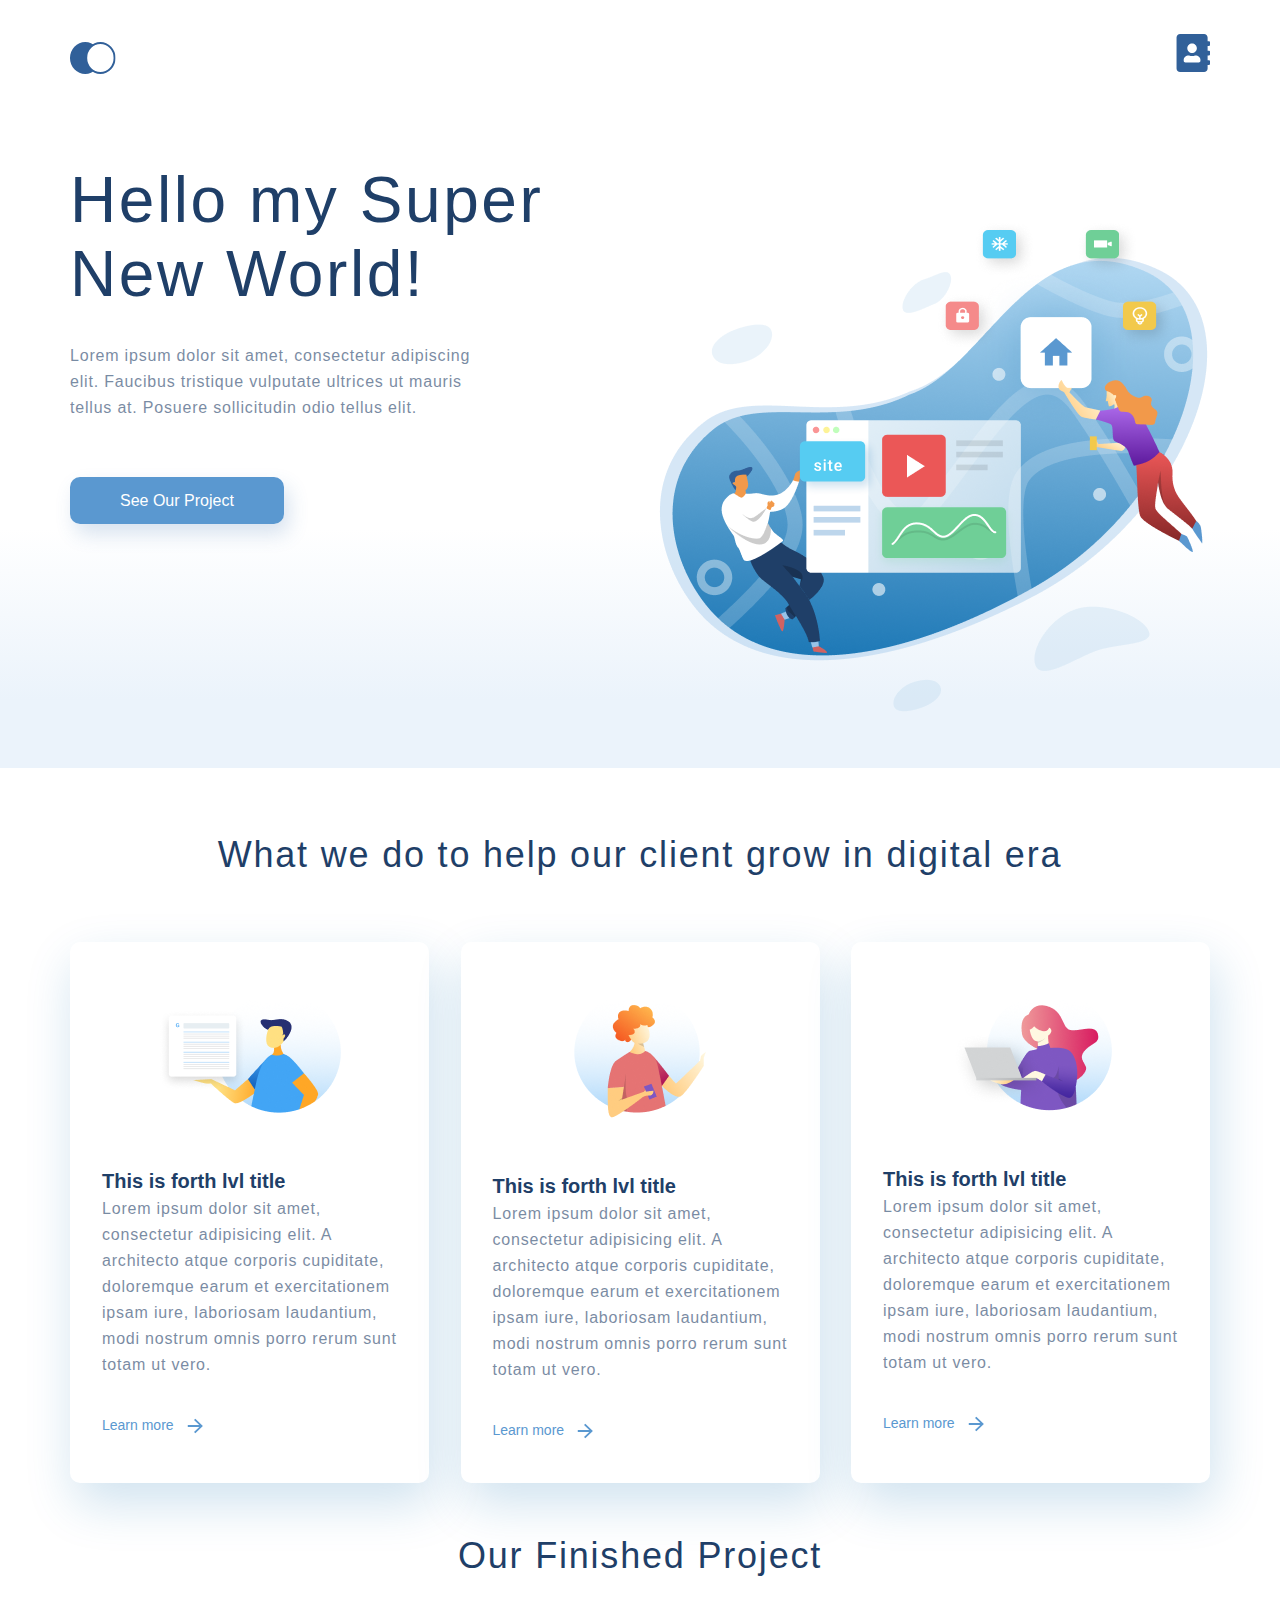
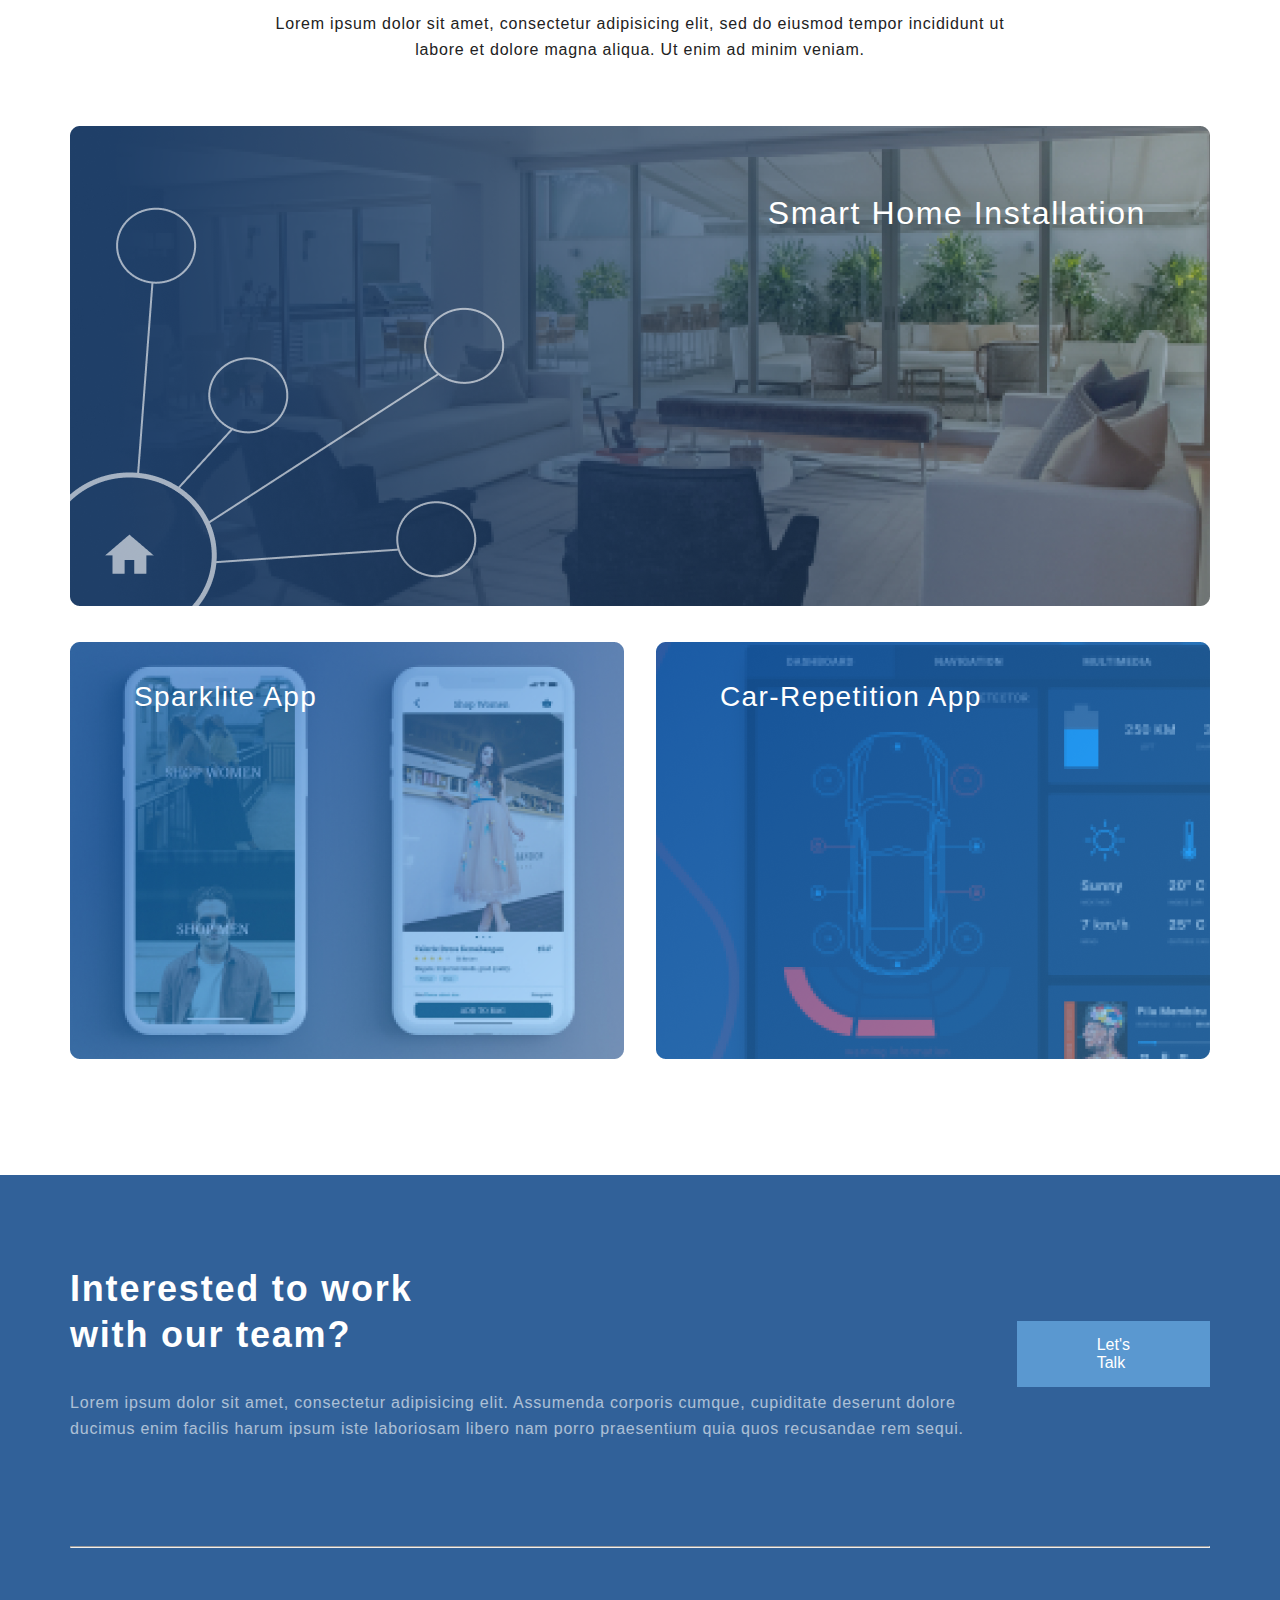
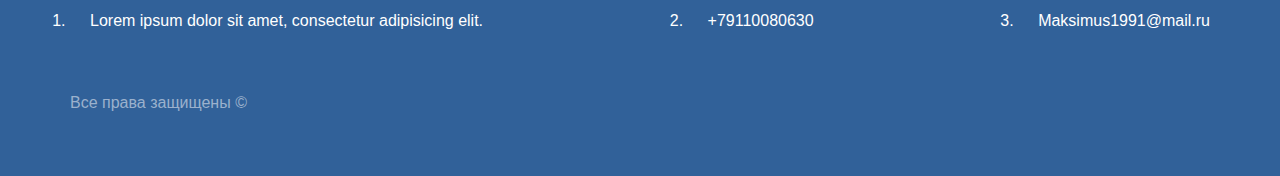
<file: index.html>
<!doctype html>
<html lang="en">

<head>
    <meta charset="UTF-8">
    <meta name="viewport"
          content="width=device-width, user-scalable=no, initial-scale=1.0, maximum-scale=1.0, minimum-scale=1.0">
    <meta http-equiv="X-UA-Compatible" content="ie=edge">

    <link rel="stylesheet" href="css/common.css">
    <link rel="stylesheet" href="css/common.media.css">
    <link rel="stylesheet" href="css/main-page.css">
    <link rel="stylesheet" href="css/main-page.media.css">
    <link rel="preconnect" href="https://fonts.gstatic.com">

    <title lang="ru">Main page</title>
</head>

<body>
    <div class="main-page page-wrapper">
        <div class="top">
            <div class="container top-container">
                <div id="header">
                    <div class="header-container">
                        <a class="logo" href="#"><img src="img/logo.svg" alt="logo"></a>

                        <div id="main-menu">
                            <ul class="main-menu-ul">
                                <li class="menu-item">
                                    <a href="contacts.html" lang="ru">
                                        <img src="img/contacts.svg" alt="Contacts">
                                    </a>
                                </li>
                            </ul>
                        </div>
                    </div>
                </div>

                <div id="content-block1">
                    <div id="about-us">
                        <h1 class="h1-title h1-title-index text">Hello my Super New World!</h1>

                        <p class="some-lorem-text text">Lorem ipsum dolor sit amet, consectetur adipiscing elit.
                            Faucibus tristique vulputate ultrices ut mauris tellus at.
                            Posuere sollicitudin odio tellus elit.</p>

                        <a href="#our-finished-project" class="text see-our-project">See Our Project</a>
                    </div>
                </div>
            </div>
        </div>

        <div id="content-block2 container">
            <div class="container">
                <h3 class="h3-title our-help-title text">What we do to help our client grow in digital era</h3>

                <div id="our-help">
                    <div class="our-help-item">
                        <div class="our-help-item-header">
                            <img src="img/our-help-item1-img.png" alt="There will be image">
                        </div>
                        <div class="our-help-item-content">
                            <h4 class="h4-title h4-title-index text">This is forth lvl title</h4>

                            <p class="some-lorem-text text">Lorem ipsum dolor sit amet, consectetur adipisicing elit.
                                A architecto atque corporis cupiditate, doloremque earum et exercitationem ipsam iure,
                                laboriosam laudantium, modi nostrum omnis porro rerum sunt totam ut vero.</p>
                        </div>
                        <div class="our-help-item-footer">
                            <a class="learn-more" href="#">Learn more</a>
                        </div>
                    </div>

                    <div class="our-help-item">
                        <div class="our-help-item-header">
                            <img src="img/our-help-item2-img.png" alt="There will be image">
                        </div>
                        <div class="our-help-item-content">
                            <h4 class="h4-title h4-title-index text">This is forth lvl title</h4>

                            <p class="some-lorem-text text">Lorem ipsum dolor sit amet, consectetur adipisicing elit.
                                A architecto atque corporis cupiditate, doloremque earum et exercitationem ipsam iure,
                                laboriosam laudantium, modi nostrum omnis porro rerum sunt totam ut vero.</p>
                        </div>
                        <div class="our-help-item-footer">
                            <a class="learn-more" href="#">Learn more</a>
                        </div>
                    </div>

                    <div class="our-help-item">
                        <div class="our-help-item-header">
                            <img src="img/our-help-item3-img.png" alt="There will be image">
                        </div>
                        <div class="our-help-item-content">
                            <h4 class="h4-title h4-title-index text">This is forth lvl title</h4>

                            <p class="some-lorem-text text">Lorem ipsum dolor sit amet, consectetur adipisicing elit.
                                A architecto atque corporis cupiditate, doloremque earum et exercitationem ipsam iure,
                                laboriosam laudantium, modi nostrum omnis porro rerum sunt totam ut vero.</p>
                        </div>
                        <div class="our-help-item-footer">
                            <a class="learn-more" href="#">Learn more</a>
                        </div>
                    </div>
                </div>
            </div>
        </div>

        <div id="content-block3">
            <div class="container">
                <div id="our-finished-project">
                    <h3 class="h3-title  text">Our Finished Project</h3>

                    <p class="some-lorem-text text">Lorem ipsum dolor sit amet, consectetur adipisicing elit,
                        sed do eiusmod tempor incididunt ut labore et dolore magna aliqua. Ut enim ad minim veniam.</p>

                    <div class="smart-home our-finished-project-item">
                        <img src="img/smart-home-bg.png" alt="Smart Home Installation image">
                        <p class="our-finished-project-item-text text">Smart Home Installation</p>
                    </div>

                    <div class="sparklite-car">
                        <div class="sparklite-app our-finished-project-item">
                            <img src="img/sparklite-bg.png" alt="Sparklite App image">
                            <p class="our-finished-project-item-text text">Sparklite App</p>
                        </div>

                        <div class="car-repetition-app our-finished-project-item">
                            <img src="img/car-repetition-app-bg.png" alt="Car-Repetition App image">
                            <p class="our-finished-project-item-text text">Car-Repetition App</p>
                        </div>
                    </div>
                </div>
            </div>
        </div>

        <div id="footer">
            <div class="container">
                <div id="footer-work">
                    <div class="footer-work-left">
                        <h3 class="h3-title text">Interested to work with our team?</h3>
                        <p class="some-lorem-text text">Lorem ipsum dolor sit amet, consectetur adipisicing elit. Assumenda corporis cumque, cupiditate
                            deserunt dolore ducimus enim facilis harum ipsum iste laboriosam libero nam porro praesentium
                            quia quos recusandae rem sequi.</p>
                    </div>
                    <div class="footer-work-right">
                        <a href="#" class="lets-talk">Let's Talk</a>
                    </div>
                </div>

                <div class="hr">
                    <hr>
                </div>

                <div id="footer-contacts">
                    <ul class="footer-contacts-ul">
                        <li class="footer-contacts-item">
                            <p>Lorem ipsum dolor sit amet, consectetur adipisicing elit.</p>
                        </li>
                        <li class="footer-contacts-item">
                            <a href="tel:+79110080630">+79110080630</a>
                        </li>
                        <li class="footer-contacts-item">
                            <a href="mailto:Maksimus1991@mail.ru">Maksimus1991@mail.ru</a>
                        </li>
                    </ul>
                </div>

                <div id="footer-right">
                    <p lang="ru">Все права защищены &copy;</p>
                </div>
            </div>
        </div>
    </div>
</body>

</html>
</file>
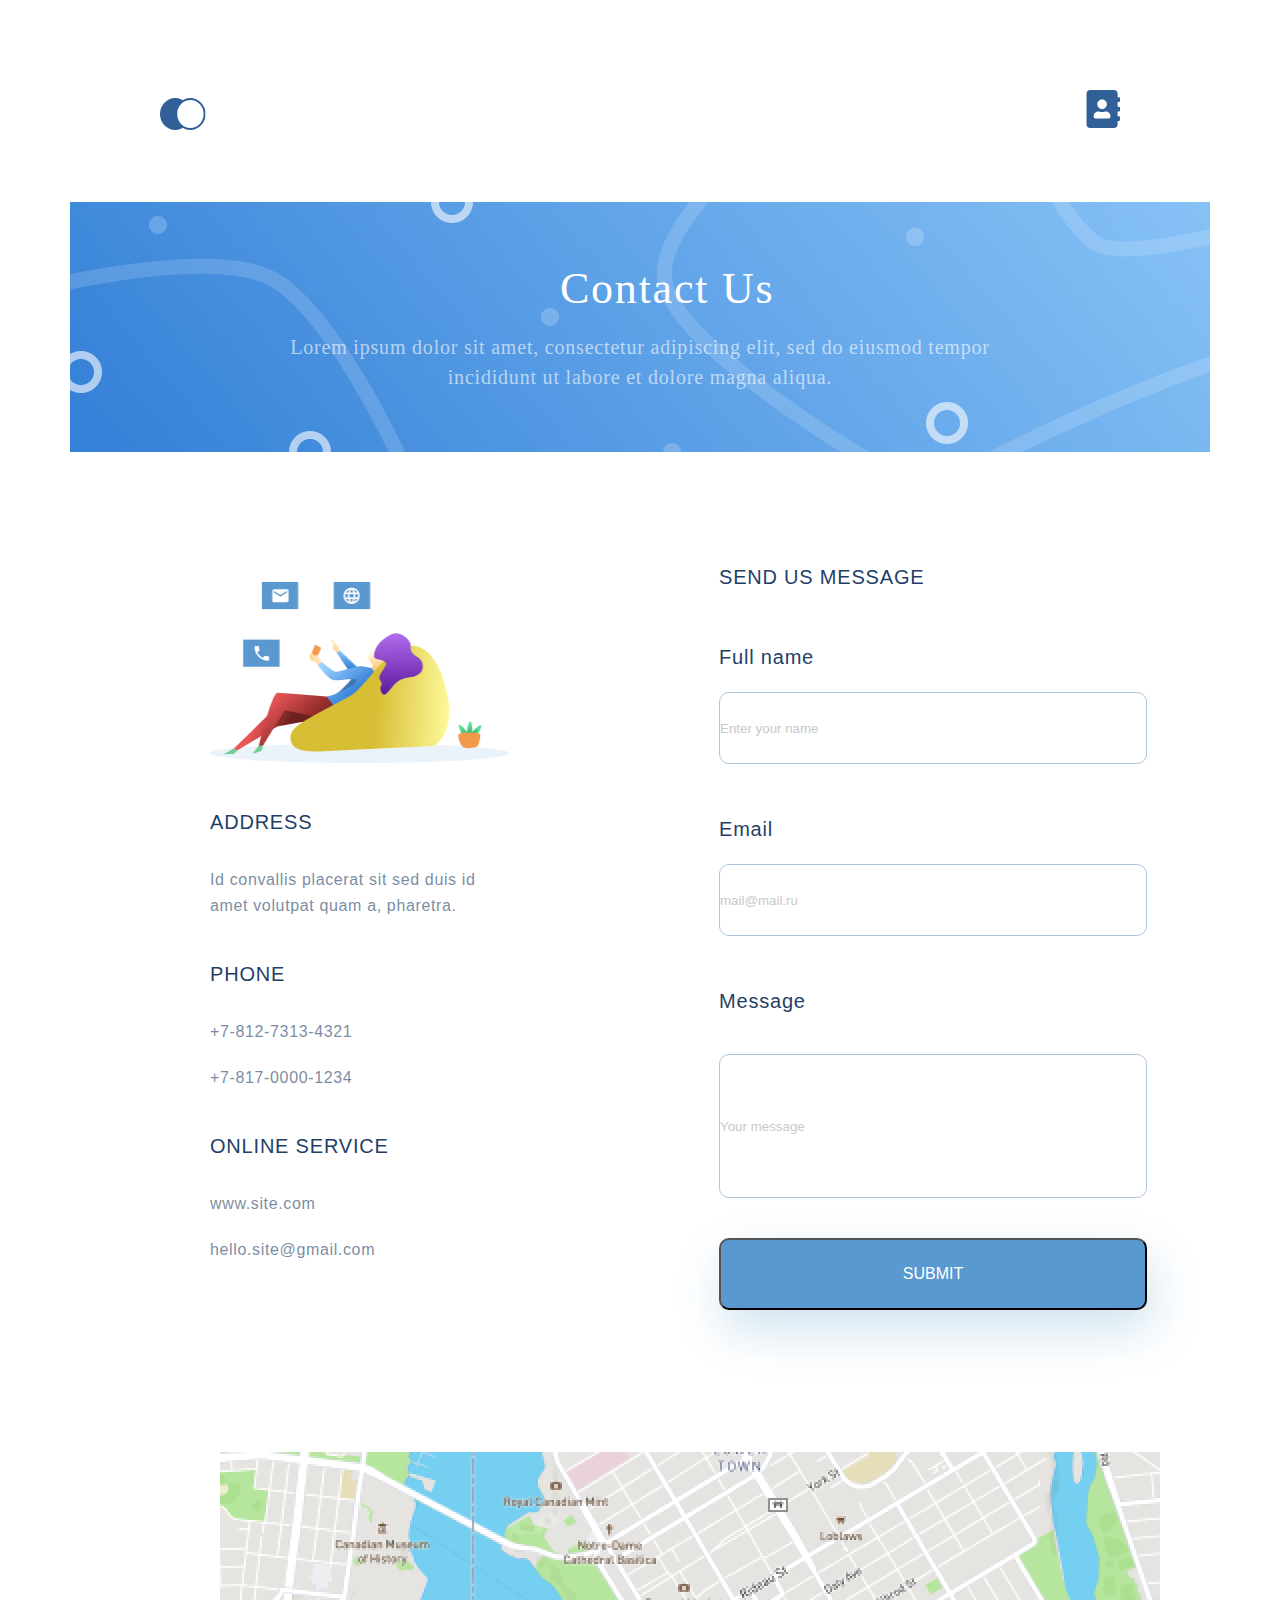
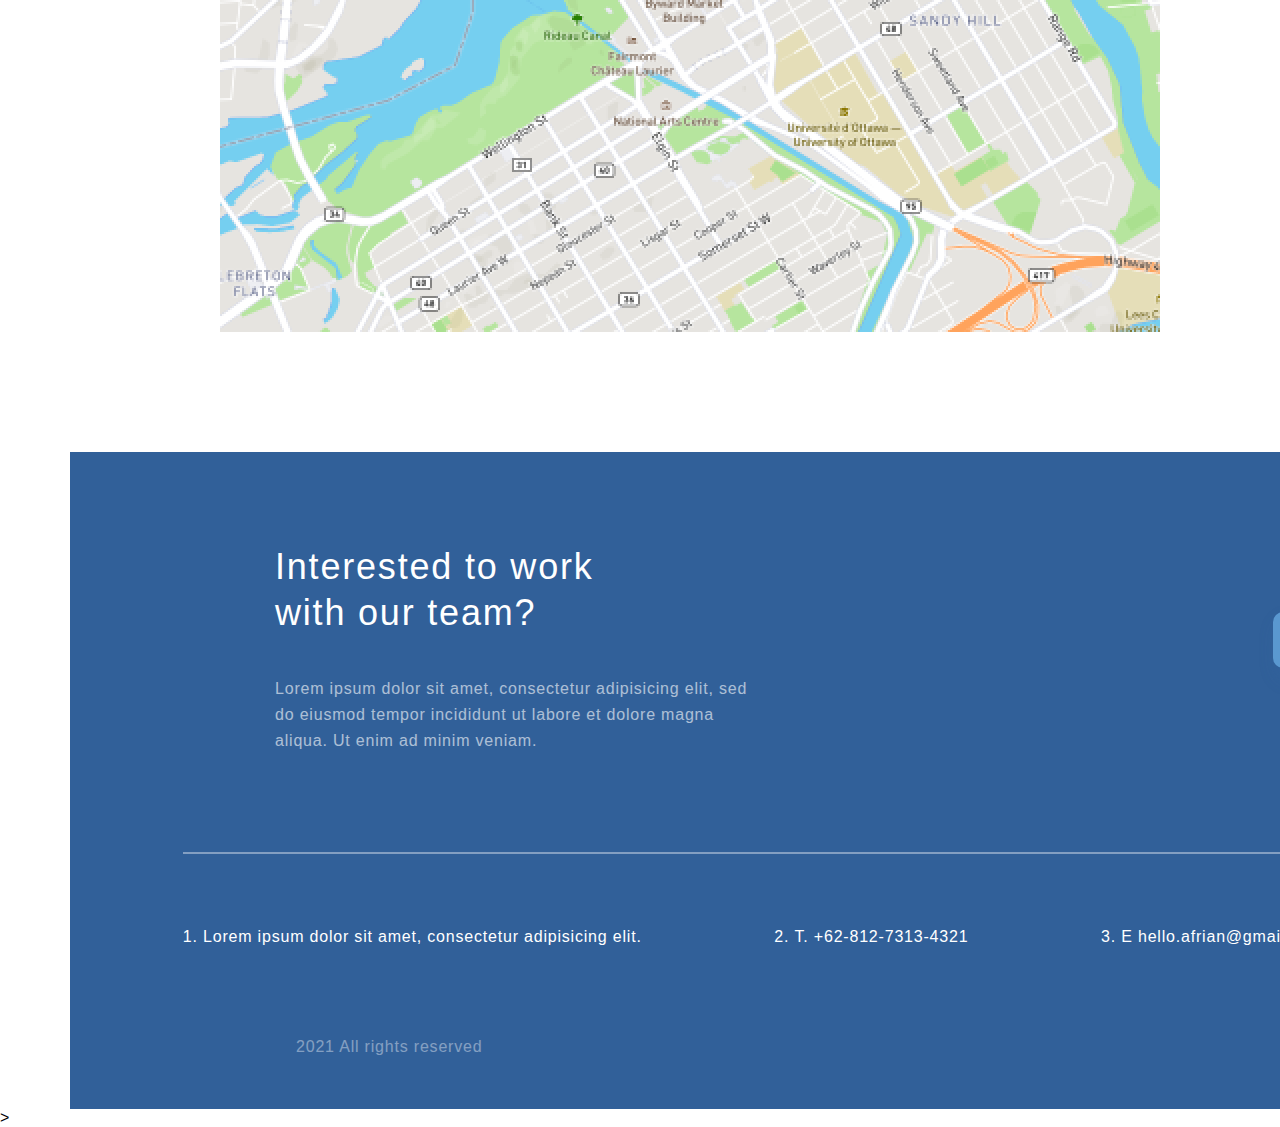
<file: contacts.html>
<!DOCTYPE html>
<html lang="en">

<head>
    <meta charset="UTF-8">
    <meta name="viewport" content="width=device-width, initial-scale=1.0">
    <meta http-equiv="X-UA-Compatible" content="ie=edge">
    <title>Document</title>
    <link rel="stylesheet" href="css/style.css">
</head>

<body>
    <div class="container">
        <ul class="header-list">
            <li> <a href="index.html"><img src="img/logo.svg" alt="logo"></a> </li>
            <li> <a href="contacts.html"><img src="img/contacts.svg" alt="contacts"></a> </li>
        </ul>
        <div class="contacts-header-wrapper">
            <div class="contacts-header">
                <h2 class="contacts-header2">Contact Us</h2>
                <p class="contactspage-paragraph">Lorem ipsum dolor sit amet, consectetur adipiscing elit, sed do
                    eiusmod
                    tempor incididunt ut labore
                    et dolore magna aliqua.</p>
            </div>
        </div>
        <div class="contacts-content-wrapper">
            <div class="contacts-content-item">
                <img src="img/contactspicture2.png" alt="photo" width="300" height="181">
                <h4 class="contacts-content-header4">ADDRESS</h4>
                <p class="contacts-content-paragraph1">Id convallis placerat sit sed duis id amet volutpat quam a,
                    pharetra.</p>
                <h4 class="contacts-content-header4">PHONE</h4>
                <p class="contacts-content-paragraph2">+7-812-7313-4321
                </p>
                <p class="contacts-content-paragraph2">+7-817-0000-1234</p>
                <h4 class="contacts-content-header4">ONLINE SERVICE</h4>
                <ul>
                    <p class="contacts-content-paragraph2">www.site.com</p>
                    <p class="contacts-content-paragraph2">hello.site@gmail.com</p>
                </ul>
            </div>
            <div class="contacts-content-form">
                <h4 class="contacts-form-header4">SEND US MESSAGE</h4>
                <p class="contacts-form-paragraph">Full name </p>
                <input class="entryfield" type="text" placeholder="Enter your name"><br>
                <p class="contacts-form-paragraph">Email</p>
                <input class="entryfield" type="email" placeholder="mail@mail.ru"><br>
                <p class="contacts-form-paragraph">Message</p>
                <br>
                <input class="entryfields" type="email" placeholder="Your message"><br>
                <button class="form" type="submit">Submit</button>
            </div>
        </div>
        <div class="maps container">
        </div>
        <div class="main-footer">
            <div class="container">
                <div class="main-footer-info-wrapper">
                    <div class="main-footer-info">
                        <div class="main-footer-info-text">
                            <h3 class="header3-footer">Interested to work with our team?</h3>
                            <p class="footer-paragraph">Lorem ipsum dolor sit amet, consectetur adipisicing elit, sed do
                                eiusmod tempor
                                incididunt ut labore et dolore magna aliqua. Ut enim ad minim veniam.
                            </p>
                        </div>
                        <div class="footer-button">
                            <a href="#" class="footer__button">Let's Talk</a>
                        </div>
                    </div>
                </div>
                <hr class="footer-hr">
                <div class="main-foorer-contacts">
                    <ol class="footer-list">
                        <li>Lorem ipsum dolor sit amet, consectetur adipisicing elit.</li>
                        <li>T. +62-812-7313-4321</li>
                        <li>E hello.afrian@gmail.com</li>
                    </ol>
                    <p class="main-footer-rights">2021 All rights reserved</p>
                </div>
            </div>
        </div>
    </div>>
</body>

</html>
</file>
<file: css/common.css>
/* Remove default padding */
ul[class],
ol[class] {
    padding: 0;
}

/* Remove default margin */
body,
h1,
h2,
h3,
h4,
p,
ul[class],
ol[class],
li,
figure,
figcaption,
blockquote,
dl,
dd {
    margin: 0;
}

html {
    font-family: 'Roboto', sans-serif;
}

.container {
    max-width: 1140px;
    margin: 0 auto;
    height: 100%;
}

.text {
    color: #1F3F68;
}

.some-lorem-text {
    font-size: 16px;
    font-weight: 400;
    line-height: 26px;
    letter-spacing: 0.05em;
    opacity: 0.6;
}

.h1-title {
    font-size: 64px;
    color: #1f3f68;
}

.h3-title {
    font-size: 36px;
    text-align: center;
}

.h4-title {
    font-size: 20px;
    line-height: 30px;
    color: #1F3F68;
}

#header {
    margin: 34px 0 77px 0;
}

.header-container {
    display: flex;
    justify-content: space-between;
}

.main-menu-ul {
    list-style: none;
}

#footer {
    background: #316199;
}

#footer-work {
    display: flex;
    justify-content: space-between;
    padding-top: 91px;
    padding-bottom: 96px;
    box-sizing: border-box;
}

.footer-work-left h3 {
    color: #ffffff;
    text-align: left;
    max-width: 350px;
    font-size: 36px;
    line-height: 46px;
    letter-spacing: 0.05em;
    margin-bottom: 32px;
}

.footer-work-left p {
    color: #FFFFFF;
}

.footer-work-right {
    display: flex;
    align-items: center;
}

.footer-work-right > .lets-talk {
    color: #ffffff;
    padding: 15px 80px;
    background-color: #5A98D0;
    text-decoration: none;
}

#footer-contacts {
    margin: 64px 0;
}

.footer-contacts-ul {
    display: flex;
    justify-content: space-between;
    list-style-type: decimal;
}

.footer-contacts-item {
    color: #FFF;
    padding-left: 20px;
}

.footer-contacts-item a {
    color: #FFF;
    text-decoration: none;
}

#footer-right {
    color: #9bb1cd;
    padding-bottom: 64px;
}
</file>
<file: css/common.media.css>
@media (max-width: 768px) {
    #footer {
        padding-left: 92px;
        padding-right: 92px;
    }

    #footer-work {
        padding-top: 47px;
        padding-bottom: 64px;
    }

    .footer-work-left {
        max-width: 50%;
    }

    .footer-work-right > .lets-talk {
        padding: 5px 30px;
    }

    .footer-contacts-ul {
        display: flex;
        flex-flow: column wrap;

    }

    .footer-contacts-item {
        padding-bottom: 25px;
    }
}

@media (max-width: 375px) {
    #footer {
        padding-left: 16px;
        padding-right: 16px;
    }

    #footer-work {
        flex-direction: column;
        padding-top: 0;
        padding-bottom: 40px;
    }

    .footer-work-left {
        max-width: 100%;
        text-align: center;
    }

    .footer-work-left h3 {
        font-size: 24px;
        line-height: 28px;
        text-align: center;
        padding-top: 18px;
    }

    .footer-work-left p {
        margin-bottom: 40px;
    }

    .footer-work-right {
        justify-content: center;
    }

    #footer-contacts {
        margin: 32px 0;
    }

    .footer-contacts-item {
        padding-bottom: 17px;
    }

    #footer-right {
        padding-bottom: 32px;
        text-align: center;
    }
}
</file>
<file: css/main-page.css>
.top {
    height: 768px;
    background: linear-gradient(0deg, #EBF3FB 8.84%, rgba(152, 195, 232, 0) 31.12%);
    margin-bottom: 64px;
}

.top-container {
    display: flex;
    flex-direction: column;
    height: 100%;
}

#content-block1 {
    background-image: url("../img/about-us-bg.png");
    background-repeat: no-repeat;
    background-position: right;
    flex-grow: 1;
}

.h1-title-index {
    max-width: 510px;;
    font-weight: 300;
    font-size: 64px;
    line-height: 74px;
    letter-spacing: 0.04em;
    margin-bottom: 32px;
}

#our-help {
    display: flex;
    justify-content: space-between;
    margin-bottom: 50px;
}

.our-help-title {
    font-size: 36px;
    font-weight: 300;
    line-height: 46px;
    letter-spacing: 0.05em;
    margin-bottom: 64px;
}

.our-help-item {
    max-width: 359px;
    background: #FFFFFF;
    box-shadow: 5px 20px 50px rgba(16, 112, 177, 0.2);
    border-radius: 10px;
    box-sizing: border-box;
    padding: 0 32px 44px 32px;
}

.our-help-item-header {
    text-align: center;
    margin: 49px auto;
}

.our-help-item-content {
    margin: 14px 0 30px 0;
}

.our-help-item-footer > .learn-more {
    color: #5A98D0;
    font-size: 14px;
    text-decoration: none;
}

.our-help-item-footer > .learn-more::after {
    content: url("../img/arrow_forward.svg");
    position: relative;
    top: 0.5em;
    padding-left: 10px;
}

#about-us > p {
    max-width: 425px;
    text-align: left;
    margin-bottom: 71px;
}

.see-our-project {
    background: #5A98D0;
    box-shadow: 5px 10px 20px rgba(53, 110, 173, 0.2);
    border-radius: 10px;
    padding: 15px 50px;
    text-decoration: none;
    color: white;
}

#content-block2 {
    margin-bottom: 63px;
}

#content-block3 {
    margin-bottom: 112px;
}

#our-finished-project {
}

#our-finished-project h3 {
    font-weight: 300;
    font-size: 36px;
    line-height: 46px;
    letter-spacing: 0.05em;
    margin-bottom: 32px;
}

#our-finished-project > p {
    color: #222222;
    opacity: 1;
    max-width: 750px;
    text-align: center;
    margin: 0 auto 63px auto;
}

.our-finished-project-item {
    position: relative;
}

.our-finished-project-item-text {
    position: absolute;
    color: #FFF;
    line-height: 46px;
    letter-spacing: 0.05em;
}

.smart-home {
    margin-bottom: 32px;
}

.smart-home p {
    top: 64px;
    right: 64px;
    font-size: 32px;
    text-align: right;
}

.sparklite-car {
    display: flex;
    justify-content: space-between;
}

.sparklite-app p {
    top: 32px;
    left: 64px;
    font-size: 28px;
}

.car-repetition-app p {
    top: 32px;
    left: 64px;
    font-size: 28px;
}
</file>
<file: css/main-page.media.css>
@media (max-width: 768px) {
    .container {
        padding-left: 32px;
        padding-right: 32px;
    }

    #header {
        margin: 34px 0 120px 0;
    }

    #content-block1 {
        background-size: 336px;
        background-position: bottom 300px;
        box-sizing: border-box;
        width: 100%;
    }

    #our-help {
        flex-direction: column;
        align-items: center;
        margin-bottom: 127px;
    }

    .our-help-item {
        margin-bottom: 32px;
    }

    .smart-home img {
        max-width: 100%;
    }

    .sparklite-car > .our-finished-project-item {
        max-width: 47%;
    }

    .sparklite-car > .our-finished-project-item img {
        max-width: 100%;
    }
}

@media (max-width: 375px) {
    .container {
        padding-left: 16px;
        padding-right: 16px;
    }

    .top {
        height: auto;
        padding-bottom: 41px;
        margin-bottom: 48px;
    }

    #content-block1 {
        background-image: none;
    }

    #header {
        margin: 24px 0 36px 0;
    }

    #about-us {
        text-align: center;
    }

    #about-us p {
        text-align: center;
        margin-bottom: 32px;
    }

    .h1-title-index {
        font-weight: 300;
        font-size: 32px;
        line-height: 37px;
        letter-spacing: 0.04em;
        margin-bottom: 12px;
    }

    .see-our-project {
        font-size: 12px;
        line-height: 26px;
        padding: 10px 15px;
    }

    .our-help-title {
        font-size: 24px;
        line-height: 28px;
        margin-bottom: 32px;
    }

    .our-help-item-header {
        margin: 40px auto;
    }

    #our-help {
        margin-bottom: 64px;
    }

    #our-finished-project h3 {
        font-size: 24px;
        line-height: 28px;
        margin-bottom: 32px;
    }

    .our-finished-project-item {
        margin-bottom: 16px;
    }

    .smart-home p {
        top: 16px;
        right: 16px;
        font-size: 16px;
        line-height: 19px;
        text-align: right;
    }

    .sparklite-car {
        flex-direction: column;
    }

    .sparklite-car > .our-finished-project-item {
        max-width: 100%;
    }

    .sparklite-app p {
        top: 26px;
        left: 16px;
        font-size: 16px;
        line-height: 19px;
    }

    .car-repetition-app p {
        top: 26px;
        left: 16px;
        font-size: 16px;
        line-height: 19px;
    }

    #content-block3 {
        margin-bottom: 64px;
    }
}
</file>
<file: css/style.css>
* {
    margin: 0;
    padding: 0;
}

.container {
    max-width: 1140px;
    margin: 0 auto;
}

h1 {
    width: 510px;
}

.header-text {
    width: 399px;
    height: 82px;
    margin-left: 114px;
    margin-top: 30px;
    font-family: Roboto;
    font-style: normal;
    font-weight: normal;
    font-size: 16px;
    line-height: 26px;
    letter-spacing: 0.05em;
    color: #1F3F68;
    opacity: 0.6;
}

.main-header {
    max-width: 1360px;
    height: 768px;
    background: linear-gradient(0deg, #EBF3FB 8.84%, rgba(152, 195, 232, 0) 31.12%);
   }

.header-list {
    margin-top: 0px;
    height: 202px;
    display: flex;
    justify-content: space-between;
    list-style-type: none;
}

.main-header-wrapper {
    position: relative;
    height: 650px;
    max-width: 1200px;
}

.main-header-image {
    position: absolute;
    margin: 0 0 0 670px;
}

.top__button {
    font-size: 16px;
    line-height: 26px;
    text-align: center;
    letter-spacing: 0.04em;
    color: #FFFFFF;
    background: #5A98D0;
    box-shadow: 5px 10px 20px rgba(53, 110, 173, 0.2);
    border-radius: 10px;
    padding: 15px 50px;
    text-decoration: none;
    margin-left: 114px;
    display: inline-block;
    margin-top: 71px;
}

.what-we-do {
    height: 680px;
    background: white;
}

.items-wrapper {
    margin: 50px 0 0 88px;
    height: 540.13px;
    width: 1190px;
    display: inline-block;
    background: linear-gradient(0deg, #EBF3FB 99.84%, rgba(152, 195, 232, 0) 31.12%);
}

.main-content-item-picture1 {
    margin-left: 69px;
    margin-top: 43px;
}

.main-content-item-picture2 {
    margin-left: 116px;
    margin-top: 43px;
}

.main-content-item-picture3 {
    margin-left: 94px;
    margin-top: 48px;
}

.main-content-item-1 {
    margin: 7px 0 0 20px;
    height: 480.13px;
    width: 359px;
    display: inline-block;
    background-color:white;
}

.main-content-item-2 {
    margin-left: 30px;
    height: 480.13px;
    width: 359px;
    display: inline-block;
    background-color:white;
}

.main-content-item-3 {
    margin-left: 30px;
    height: 480.13px;
    width: 359px;
    display: inline-block;
    background-color:white;
}

.main-content-item-header {
    margin: 51px 44px 14px 32px;
    width: 295px;
    font-size: 20px;
    line-height: 30px;
    letter-spacing: 0.05em;
    color: #1F3F68;
}

.main-content-item-paragraph {
    margin: 14px 0 0 32px;
    width: 294px;
    font-size: 16px;
    line-height: 26px;
    letter-spacing: 0.05em;
}

.main-content-link-block {
    margin: 8px 0 0 32px;
    width: 178px;
    height: 47px;  
}

.main-content-link {
    font-size: 14px;
    line-height: 30px;
    letter-spacing: 0.05em;
    color: #5A98D0;
    position: relative;
    text-decoration: none;
}

.main-content-link-image {
    position: absolute;
    margin: 5px 0 0 20px;
}

.main-footer-info {
    height: 400px;
    width: 690px;
    position: relative;
}

.main-footer {
    height: 657px;
    width: 1366px;
    background-color: #316099;
}

.main-footer-info-text {
    position: absolute;
    top: 92px;
    left: 92px;
}

.main-new-content {
    height: 1200px;
    position: relative;
}

.main-new-content-text {
    height: 180px;
}

.main-new-content-header3 {
    font-family: Roboto;
    font-style: normal;
    font-weight: 300;
    font-size: 36px;
    line-height: 46px;
    text-align: center;
    letter-spacing: 0.05em;
    color: #000000;
}

.main-new-content-paragraph {
    position: absolute;
    width: 721.67px;
    height: 418px;
    left: 313.73px;
    top: 74px;
    font-family: Roboto;
    font-style: normal;
    font-weight: normal;
    font-size: 16px;
    line-height: 26px;
    text-align: center;
    letter-spacing: 0.05em;
}

.main-new-content-product {
    position: absolute;
    width: 1140px;
    height: 480px;
    left: 113px;
    background-image: url(img/mask.png);
}

.main-new-content-product-text {
    padding: 64px 64px 0 0;
    font-family: Roboto;
    font-style: normal;
    font-weight: normal;
    font-size: 32px;
    line-height: 46px;
    text-align: right;
    letter-spacing: 0.05em;
    color: #FFFFFF;
}

.main-new-content-picture1 {
    position: absolute;
    width: 554px;
    height: 417px;
    left: 113px;
    top: 690px;
    background-image: url(img/product1.png);
    background-repeat: no-repeat;
}

.main-new-content-picture-text {
    padding: 32px 0 0 32px;
    font-family: Roboto;
    font-style: normal;
    font-weight: normal;
    font-size: 28px;
    line-height: 46px;
    letter-spacing: 0.05em;
    color: #FFFFFF;
}

.main-new-content-picture2 {
    position: absolute;
    width: 554px;
    height: 417px;
    left: 700px;
    top: 690px;
    background-image: url(img/product2.png);
    background-repeat: no-repeat;
}

.header3-footer {
    font-style: normal;
    font-weight: normal;
    font-size: 36px;
    line-height: 46px;
    letter-spacing: 0.05em;
    width: 340px;
    color: white;
}

ul li {
    display: inline;
    padding: 90px;
}

.contacts-header {
    position: relative;
    max-width: 1140px;
    min-height: 250px;
    background-image: url(../img/contactspage.png);
}

.contacts-content-wrapper {
    position: relative;
    min-height: 1000px;
    width: 1259px;
}

.contacts-content-item {
    margin: 130px 0 0 140px;
    min-height: 700px;
    width: 389px;
    display: inline-block;
}

.contacts-content-header4 {
    margin: 40px 0 30px 0;
    font-style: normal;
    font-weight: 500;
    font-size: 20px;
    line-height: 30px;
    letter-spacing: 0.04em;
    color: #1F3F68;
    }

.contacts-content-paragraph1 {
    width: 290px;
    font-style: normal;
    font-weight: 300;
    font-size: 16px;
    line-height: 26px;
    letter-spacing: 0.04em;
    color: #1F3F68;
    opacity: 0.6;
}

.contacts-content-paragraph2 {
    margin: 20px 0 0 0;
    width: 290px;
    font-style: normal;
    font-weight: 300;
    font-size: 16px;
    line-height: 26px;
    letter-spacing: 0.04em;
    color: #1F3F68;
    opacity: 0.6;
}

.contacts-content-form {
    position: absolute;
    margin-left: 120px;
    margin-top: 110px;
    min-height: 700px;
    width: 459px;
    display: inline-block;
}

.entryfield {
    height: 72px;
    width: 428px;
}

.entryfields {
    height: 144px;
    width: 428px;
    opacity: 0.4;
    border: 1px solid #356EAD;
    box-sizing: border-box;
    border-radius: 10px;
}

.contacts-form-header4 {
    margin: 0 0 40px 0;
    font-style: normal;
    font-weight: 500;
    font-size: 20px;
    line-height: 30px;
    letter-spacing: 0.04em;
    color: #1F3F68;
    }

.contacts-form-paragraph {
    margin: 50px 0 20px 0;
    font-style: normal;
    font-weight: 500;
    font-size: 20px;
    line-height: 30px;
    letter-spacing: 0.04em;
    color: #1F3F68;
}
    
.form {
    margin-top: 40px;
    width: 428px;
    height: 72px;
    left: 670px;
    top: 1108px;
    background: #5A98D0;
    box-shadow: 5px 20px 50px rgba(16, 112, 177, 0.2);
    border-radius: 10px;
}


.contacts-header2 {
    position: absolute;
    margin-top: 50px;
    margin-left: 490px;;
    text-align: center;
    font-family: Roboto;
    font-style: normal;
    font-weight: 500;
    font-size: 44px;
    line-height: 74px;
    text-align: center;
    letter-spacing: 0.04em;
    color: #FFFFFF;
}

.contactspage-paragraph {
    width: 700px;
    position: absolute;
    margin-top: 130px;
    margin-left: 220px;
    text-align: center;
    font-family: Roboto;
    font-style: normal;
    font-weight: normal;
    font-size: 20px;
    line-height: 30px;
    text-align: center;
    letter-spacing: 0.04em;
    color: rgba(255, 255, 255, 0.6);
    }

.contacts-content-form {
    width: 459px;
    display: inline-block;;
}

.contacts-map {
    width: 1600px;
}

.maps {
    width: 940px;
    height: 600px;
    margin-left: 150px;
    background-image: url(../img/map.png);
    background-repeat: no-repeat;
}


body {
    font-family: sans-serif;
}

p {
    font-size: 16px;
    line-height: 26px;
    color: #1F3F68;
}

.header1 {
    width: 510px;
    font-weight: 300;
    font-size: 64px;
    line-height: 74px;
    letter-spacing: 0.04em;
    color: #1F3F68;
    margin-left: 113px;
}

.header2 {
    font-weight: 500;
    font-size: 44px;
    text-align: center;
}

.what-we-do-header3 {
    font-size: 36px;
    margin-top: 64px;
    text-align: center;
    font-weight: 300;
    font-size: 36px;
    line-height: 46px;
    text-align: center;
    letter-spacing: 0.05em;
    color: #000000;
    }

.header4 {
    font-size: 20px;
    line-height: 30px;
    color: #1F3F68;
}

.entryfield {
    border: 1px solid #356EAD;
    box-sizing: border-box;
    border-radius: 10px;
    opacity: 0.4;
}

.form {
    background: #5A98D0;
    box-shadow: 5px 20px 50px rgba(16, 112, 177, 0.2);
    border-radius: 10px;
    font-weight: 500;
    font-size: 16px;
    line-height: 26px;
    text-align: center;
    color: #FFFFFF;
    text-transform: uppercase;
}

.footer-hr {
    opacity: 0.4;
    border: 1px solid #FFFFFF;
}

.footer-paragraph {
    margin: 40px 0 0 0;
    width: 494px;
    height: 80px;
    font-size: 16px;
    line-height: 26px;
    letter-spacing: 0.05em;
    color: #FFFFFF;
    opacity: 0.6;
}

.footer-list{
    margin: 70px 0 0 20px;
    height: 20px;
    display: flex;
    justify-content: space-between;
    font-size: 16px;
    line-height: 26px;
    letter-spacing: 0.05em;
    color: #FFFFFF;
    }

    
.main-footer-rights {
    margin: 90px 0 0 113px;
    font-size: 16px;
    line-height: 26px;
    letter-spacing: 0.05em;
    color: #FFFFFF;
    opacity: 0.4;
}

.footer-button {
    position: absolute;
    margin: 160px 0 0 1090px;
    height: 50px;
    width: 400px;
}

.footer__button {
    font-size: 16px;
    line-height: 26px;
    text-align: center;
    letter-spacing: 0.04em;
    color: #FFFFFF;
    background: #5A98D0;
    box-shadow: 5px 10px 20px rgba(53, 110, 173, 0.2);
    border-radius: 10px;
    padding: 15px 50px;
    text-decoration: none;
    display: inline-block;
}

@media (max-width: 1024px) {
    .container {
        padding-left: 32px;
        padding-right: 32px;

    }
}
</file>
